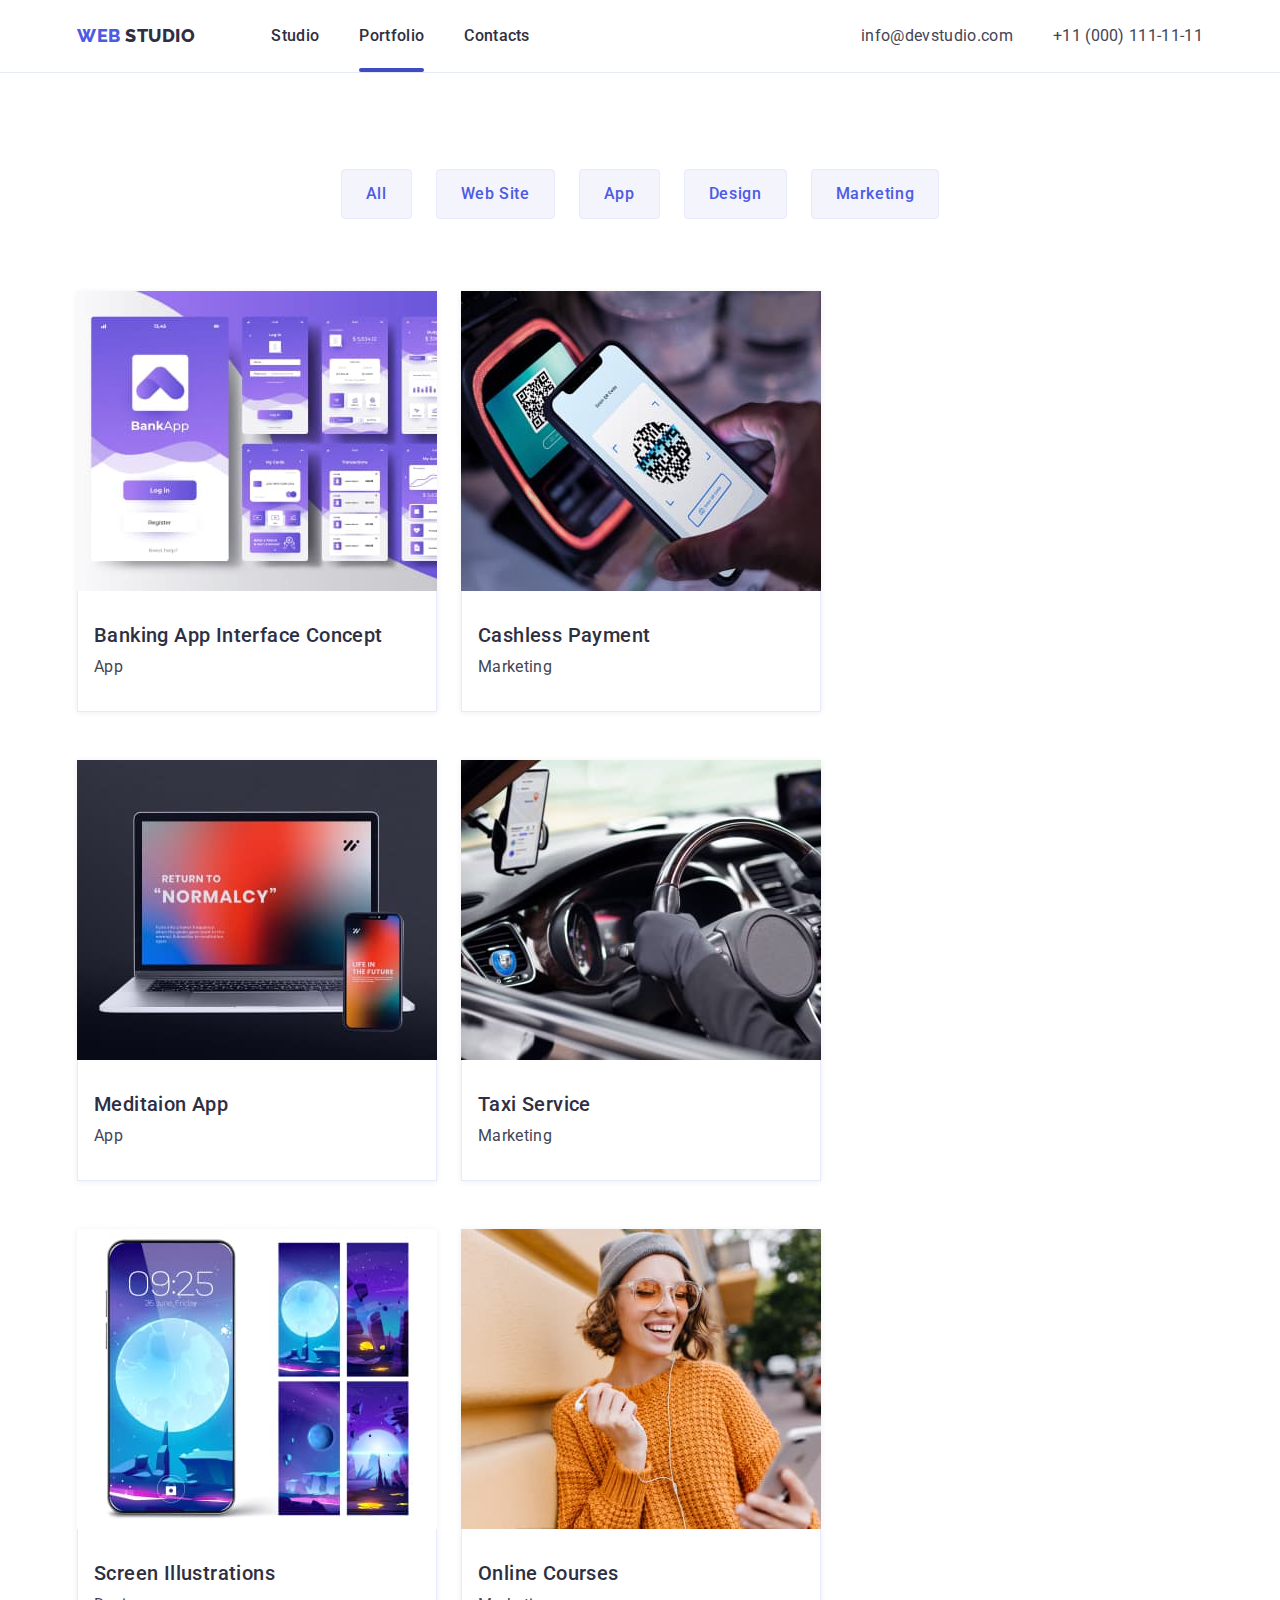
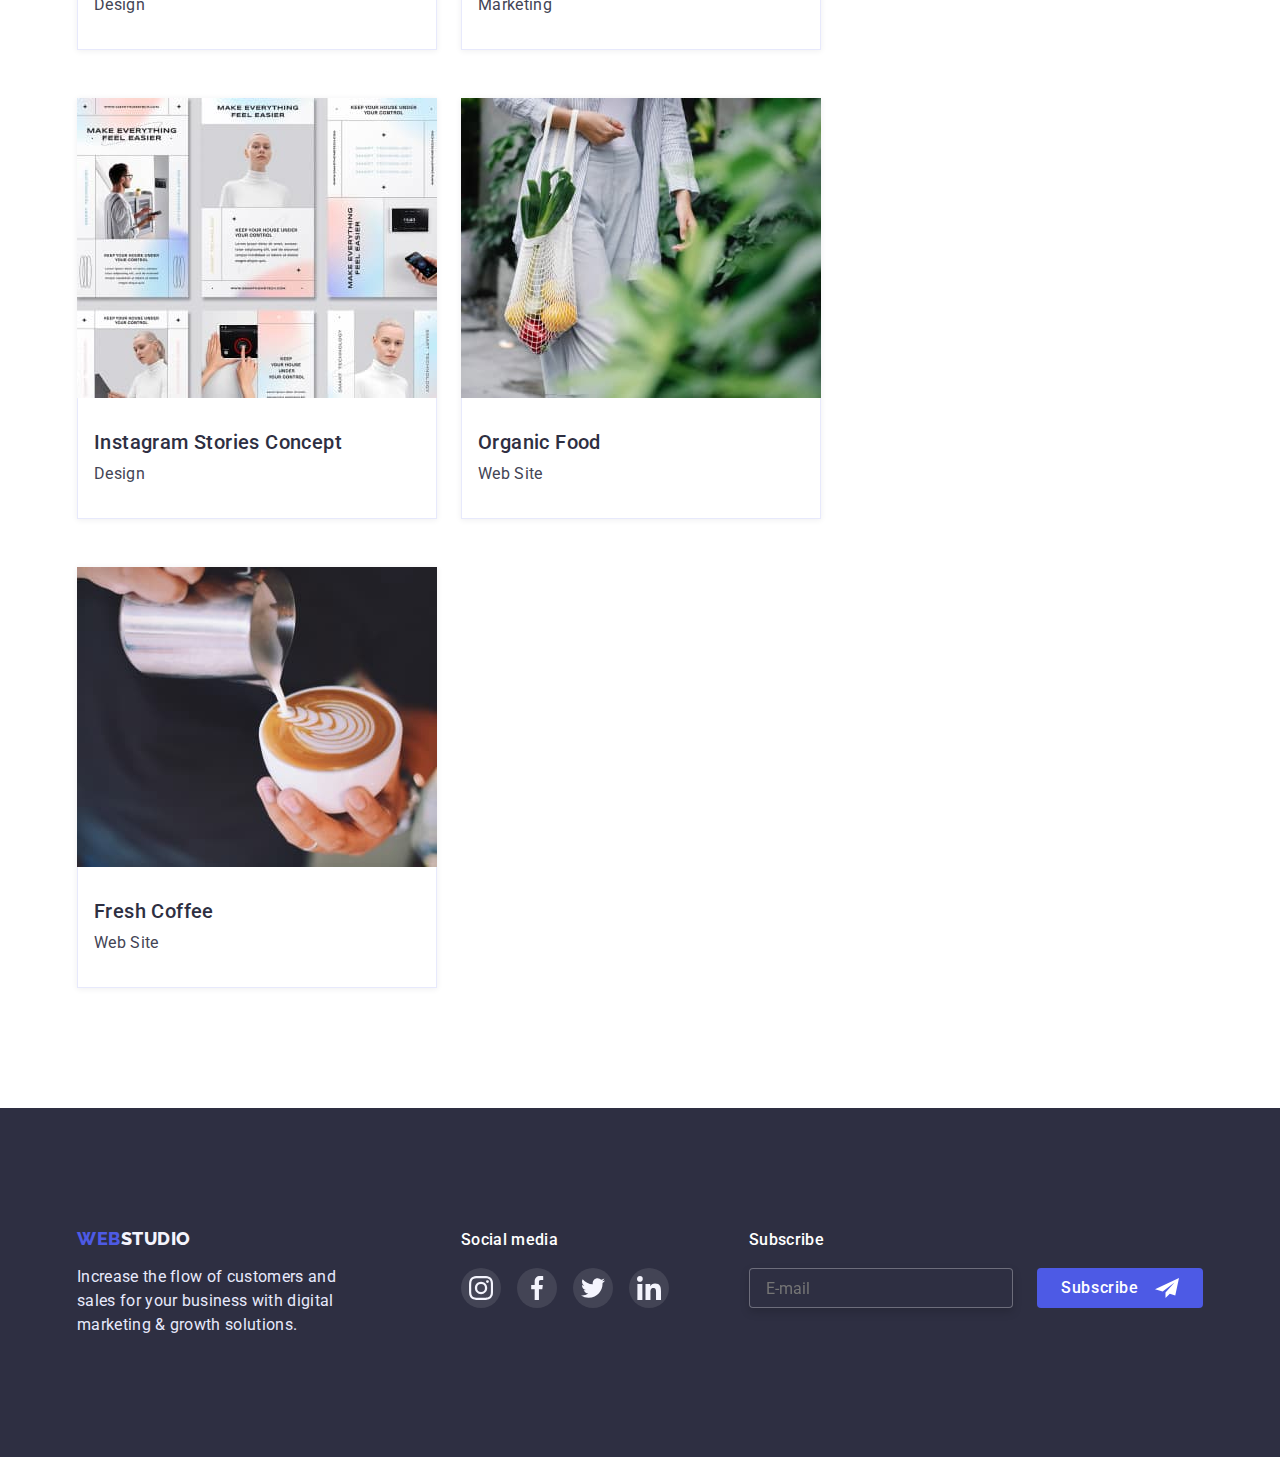
<file: portfolio.html>
<!DOCTYPE html>
<html lang="en">
  <head>
    <meta charset="UTF-8" />
    <meta http-equiv="X-UA-Compatible" content="IE=edge" />
    <meta name="viewport" content="width=device-width, initial-scale=1.0" />
    <title>WebStudio</title>
    <link rel="preconnect" href="https://fonts.googleapis.com" />
    <link rel="preconnect" href="https://fonts.gstatic.com" crossorigin />
    <link
      href="https://fonts.googleapis.com/css2?family=Raleway:wght@800&family=Roboto:wght@400;500;700;900&display=swap"
      rel="stylesheet"
    />
    <link
      rel="stylesheet"
      href="https://cdnjs.cloudflare.com/ajax/libs/modern-normalize/1.1.0/modern-normalize.min.css"
    />
    <link rel="stylesheet" href="./css/style.css" />
  </head>
  <body class="">
    <header class="header">
      <div class="container">
        <!-- Mobile menu -->
        <div class="top top-mobile">
          <a href="./index.html" class="nav-logo"
            >Web <span class="nav-logo-dark"> Studio</span>
          </a>

          <button
            class="menu-toggle js-open-menu"
            aria-expanded="false"
            aria-controls="mobile-menu"
          >
            <svg class="menu-humburger">
              <use href="./images/icons.svg#icon-hamburger"></use>
            </svg>
          </button>

          <div class="menu-container js-menu-container" id="mobile-menu">
            <button class="menu-toggle button-close js-close-menu">
              <svg class="menu-close">
                <use href="./images/icons.svg#icon-close"></use>
              </svg>
            </button>

            <nav>
              <ul class="nav-container">
                <li class="nav-list">
                  <a href="./index.html" class="nav-item">Studio</a>
                </li>
                <li class="nav-list">
                  <a href="./portfolio.html" class="nav-item">Portfolio</a>
                </li>
                <li class="nav-list">
                  <a href="#" class="nav-item">Contacts</a>
                </li>
              </ul>
            </nav>

            <div class="down-content">
              <address>
                <ul class="contacts-container">
                  <li class="contacts-list">
                    <a href="tel:+110001111111" class="contacts-item"
                      >+11 (000) 111-11-11
                    </a>
                  </li>
                  <li class="contacts-list">
                    <a
                      href="mailto:info@devstudio.com"
                      class="contacts-item mail"
                      >info@devstudio.com
                    </a>
                  </li>
                </ul>
              </address>

              <ul class="socials-container">
                <li class="socials-item">
                  <a href="#" class="socials-link">
                    <svg class="socials-icon">
                      <use href="./images/icons.svg#icon-instagram"></use>
                    </svg>
                  </a>
                </li>
                <li class="socials-item">
                  <a href="#" class="socials-link">
                    <svg class="socials-icon">
                      <use href="./images/icons.svg#icon-facebook"></use>
                    </svg>
                  </a>
                </li>
                <li class="socials-item">
                  <a href="#" class="socials-link">
                    <svg class="socials-icon">
                      <use href="./images/icons.svg#icon-twitter"></use>
                    </svg>
                  </a>
                </li>
                <li class="socials-item">
                  <a href="#" class="socials-link">
                    <svg class="socials-icon">
                      <use href="./images/icons.svg#icon-linkedin"></use>
                    </svg>
                  </a>
                </li>
              </ul>
            </div>
          </div>
        </div>
        <!-- Tablet-menu -->
        <div class="top top-tablet">
          <a href="./index.html" class="nav-logo"
            >Web <span class="nav-logo-dark"> Studio</span>
          </a>

          <nav class="nav">
            <ul class="nav-container">
              <li class="nav-list">
                <a href="./index.html" class="nav-item underline">Studio</a>
              </li>
              <li class="nav-list">
                <a href="./portfolio.html" class="nav-item">Portfolio</a>
              </li>
              <li class="nav-list">
                <a href="#" class="nav-item">Contacts</a>
              </li>
            </ul>
          </nav>

          <address class="contacts">
            <ul class="contacts-container">
              <li class="contacts-list">
                <a href="mailto:info@devstudio.com" class="contacts-item"
                  >info@devstudio.com
                </a>
              </li>
              <li class="contacts-list">
                <a href="tel:+110001111111" class="contacts-item"
                  >+11 (000) 111-11-11
                </a>
              </li>
            </ul>
          </address>
        </div>
        <!-- Desktop-menu -->
        <div class="top top-desktop">
          <nav class="nav">
            <a href="./index.html" class="nav-logo"
              >Web <span class="nav-logo-dark"> Studio</span>
            </a>

            <ul class="nav-container">
              <li class="nav-list">
                <a href="./index.html" class="nav-item">Studio</a>
              </li>
              <li class="nav-list">
                <a href="./portfolio.html" class="nav-item underline"
                  >Portfolio</a
                >
              </li>
              <li class="nav-list">
                <a href="#" class="nav-item">Contacts</a>
              </li>
            </ul>
          </nav>
          <address class="contacts">
            <ul class="contacts-container">
              <li class="contacts-list">
                <a href="mailto:info@devstudio.com" class="contacts-item"
                  >info@devstudio.com
                </a>
              </li>
              <li class="contacts-list">
                <a href="tel:+110001111111" class="contacts-item"
                  >+11 (000) 111-11-11
                </a>
              </li>
            </ul>
          </address>
        </div>
      </div>
    </header>

    <!-- Main -->
    <main>
      <section class="section portfolio-section">
        <div class="container">
          <ul class="filters-item">
            <li>
              <button type="button" class="filters-btn">All</button>
            </li>
            <li>
              <button type="button" class="filters-btn">Web Site</button>
            </li>
            <li>
              <button type="button" class="filters-btn">App</button>
            </li>
            <li>
              <button type="button" class="filters-btn">Design</button>
            </li>
            <li>
              <button type="button" class="filters-btn">Marketing</button>
            </li>
          </ul>

          <h1 class="visually-hidden">Portfolio</h1>
          <ul class="portfolio-container">
            <li class="portfolio-item">
              <a class="portfolio-item-card">
                <div class="portfolio-item-thumb">
                  <img
                    src="./images/concept.jpg"
                    alt="Banking App Interface Concept"
                    width="360"
                    height="300"
                  />
                  <div class="portfolio-item-overlay">
                    <p>
                      14 Stylish and User-Friendly App Design Concepts · Task
                      Manager App · Calorie Tracker App · Exotic Fruit Ecommerce
                      App · Cloud Storage App
                    </p>
                  </div>
                </div>
                <div class="portfolio-item-content">
                  <h2 class="portfolio-item-title">
                    Banking App Interface Concept
                  </h2>
                  <p class="portfolio-item-text">App</p>
                </div>
              </a>
            </li>
            <li class="portfolio-item">
              <a class="portfolio-item-card">
                <div class="portfolio-item-thumb">
                  <img
                    src="./images/payment.jpg"
                    alt="Cashless Payment"
                    width="360"
                    height="300"
                  />
                  <div class="portfolio-item-overlay">
                    <p>
                      14 Stylish and User-Friendly App Design Concepts · Task
                      Manager App · Calorie Tracker App · Exotic Fruit Ecommerce
                      App · Cloud Storage App
                    </p>
                  </div>
                </div>
                <div class="portfolio-item-content">
                  <h2 class="portfolio-item-title">Cashless Payment</h2>
                  <p class="portfolio-item-text">Marketing</p>
                </div>
              </a>
            </li>
            <li class="portfolio-item">
              <a class="portfolio-item-card">
                <div class="portfolio-item-thumb">
                  <img
                    src="./images/app.jpg"
                    alt="Meditaion App"
                    width="360"
                    height="300"
                  />
                  <div class="portfolio-item-overlay">
                    <p>
                      14 Stylish and User-Friendly App Design Concepts · Task
                      Manager App · Calorie Tracker App · Exotic Fruit Ecommerce
                      App · Cloud Storage App
                    </p>
                  </div>
                </div>
                <div class="portfolio-item-content">
                  <h2 class="portfolio-item-title">Meditaion App</h2>
                  <p class="portfolio-item-text">App</p>
                </div>
              </a>
            </li>
            <li class="portfolio-item">
              <a class="portfolio-item-card">
                <div class="portfolio-item-thumb">
                  <img
                    src="./images/taxi.jpg"
                    alt="Taxi Service"
                    width="360"
                    height="300"
                  />
                  <div class="portfolio-item-overlay">
                    <p>
                      14 Stylish and User-Friendly App Design Concepts · Task
                      Manager App · Calorie Tracker App · Exotic Fruit Ecommerce
                      App · Cloud Storage App
                    </p>
                  </div>
                </div>
                <div class="portfolio-item-content">
                  <h2 class="portfolio-item-title">Taxi Service</h2>
                  <p class="portfolio-item-text">Marketing</p>
                </div>
              </a>
            </li>
            <li class="portfolio-item">
              <a class="portfolio-item-card">
                <div class="portfolio-item-thumb">
                  <img
                    src="./images/screen.jpg"
                    alt="Screen Illustrations"
                    width="360"
                    height="300"
                  />
                  <div class="portfolio-item-overlay">
                    <p>
                      14 Stylish and User-Friendly App Design Concepts · Task
                      Manager App · Calorie Tracker App · Exotic Fruit Ecommerce
                      App · Cloud Storage App
                    </p>
                  </div>
                </div>
                <div class="portfolio-item-content">
                  <h2 class="portfolio-item-title">Screen Illustrations</h2>
                  <p class="portfolio-item-text">Design</p>
                </div>
              </a>
            </li>
            <li class="portfolio-item">
              <a class="portfolio-item-card">
                <div class="portfolio-item-thumb">
                  <img
                    src="./images/courses.jpg"
                    alt="Online Courses"
                    width="360"
                    height="300"
                  />
                  <div class="portfolio-item-overlay">
                    <p>
                      14 Stylish and User-Friendly App Design Concepts · Task
                      Manager App · Calorie Tracker App · Exotic Fruit Ecommerce
                      App · Cloud Storage App
                    </p>
                  </div>
                </div>
                <div class="portfolio-item-content">
                  <h2 class="portfolio-item-title">Online Courses</h2>
                  <p class="portfolio-item-text">Marketing</p>
                </div>
              </a>
            </li>
            <li class="portfolio-item">
              <a class="portfolio-item-card">
                <div class="portfolio-item-thumb">
                  <img
                    src="./images/instagram-concept.jpg"
                    alt="Instagram Stories Concept"
                    width="360"
                    height="300"
                  />
                  <div class="portfolio-item-overlay">
                    <p>
                      14 Stylish and User-Friendly App Design Concepts · Task
                      Manager App · Calorie Tracker App · Exotic Fruit Ecommerce
                      App · Cloud Storage App
                    </p>
                  </div>
                </div>
                <div class="portfolio-item-content">
                  <h2 class="portfolio-item-title">
                    Instagram Stories Concept
                  </h2>
                  <p class="portfolio-item-text">Design</p>
                </div>
              </a>
            </li>
            <li class="portfolio-item">
              <a class="portfolio-item-card">
                <div class="portfolio-item-thumb">
                  <img
                    src="./images/food.jpg"
                    alt="Organic Food"
                    width="360"
                    height="300"
                  />
                  <div class="portfolio-item-overlay">
                    <p>
                      14 Stylish and User-Friendly App Design Concepts · Task
                      Manager App · Calorie Tracker App · Exotic Fruit Ecommerce
                      App · Cloud Storage App
                    </p>
                  </div>
                </div>
                <div class="portfolio-item-content">
                  <h2 class="portfolio-item-title">Organic Food</h2>
                  <p class="portfolio-item-text">Web Site</p>
                </div>
              </a>
            </li>
            <li class="portfolio-item">
              <a class="portfolio-item-card">
                <div class="portfolio-item-thumb">
                  <img
                    src="./images/coffee.jpg"
                    alt="Fresh Coffee"
                    width="360"
                    height="300"
                  />
                  <div class="portfolio-item-overlay">
                    <p>
                      14 Stylish and User-Friendly App Design Concepts · Task
                      Manager App · Calorie Tracker App · Exotic Fruit Ecommerce
                      App · Cloud Storage App
                    </p>
                  </div>
                </div>
                <div class="portfolio-item-content">
                  <h2 class="portfolio-item-title">Fresh Coffee</h2>
                  <p class="portfolio-item-text">Web Site</p>
                </div>
              </a>
            </li>
          </ul>
        </div>
      </section>
    </main>
    <footer class="section">
      <div class="container footer-container">
        <div class="footer-container-text">
          <a href="./index.html" class="footer-logo">
            Web<span class="footer-logo-white">Studio</span>
          </a>
          <p class="footer-text">
            Increase the flow of customers and sales for your business with
            digital marketing & growth solutions.
          </p>
        </div>

        <div class="footer-socials">
          <p class="footer-socials-text">Social media</p>
          <ul class="footer-socials-container">
            <li class="footer-socials-item">
              <a href="#" class="footer-socials-link">
                <svg class="footer-socials-icon">
                  <use href="./images/icons.svg#icon-instagram"></use>
                </svg>
              </a>
            </li>
            <li class="footer-socials-item">
              <a href="#" class="footer-socials-link">
                <svg class="footer-socials-icon">
                  <use href="./images/icons.svg#icon-facebook"></use>
                </svg>
              </a>
            </li>
            <li class="footer-socials-item">
              <a href="#" class="footer-socials-link">
                <svg class="footer-socials-icon">
                  <use href="./images/icons.svg#icon-twitter"></use>
                </svg>
              </a>
            </li>
            <li class="footer-socials-item">
              <a href="#" class="footer-socials-link">
                <svg class="footer-socials-icon">
                  <use href="./images/icons.svg#icon-linkedin"></use>
                </svg>
              </a>
            </li>
          </ul>
        </div>

        <div class="footer-container-form">
          <p class="footer-socials-text">Subscribe</p>
          <form class="footer-form" autocomplete="on">
            <input
              type="email"
              name="mail"
              placeholder="E-mail"
              class="footer-mail"
            />

            <button type="submit" class="form-button">
              Subscribe
              <svg class="subscribe-icon">
                <use href="./images/icons.svg#icon-telegram"></use>
              </svg>
            </button>
          </form>
        </div>
      </div>
    </footer>
  </body>
</html>
</file>
<file: css/style.css>
:root {
  --primary-brand: #4d5ae5;
  --pressed-state: #404bbf;
  --dark: #2e2f42;
  --success: #31d0aa;
  --text: #434455;
  --subtle-text: #8e8f99;
  --accent: #e7e9fc;
  --light: #f4f4fd;
  --white: #ffffff;
  --main-gap: 24px;
  --second-gap: 48px;
  --timing-function: cubic-bezier(0.4, 0, 0.2, 1);
  --duration: 250ms;
}

body {
  font-family: 'Roboto', sans-serif;
  background-color: var(--white);
}

h1,
h2,
h3,
h4,
h5,
h6,
p,
ul {
  margin: 0;
  padding: 0;
}

a,
li {
  text-decoration: none;
  list-style-type: none;
}

button {
  cursor: pointer;
}

img {
  display: block;
  max-width: 100%;
  height: auto;
}

textarea {
  resize: none;
}

address {
  font-style: normal;
}

.container {
  max-width: 428px;
  padding-left: 16px;
  padding-right: 16px;
  margin-left: auto;
  margin-right: auto;
}

@media screen and (min-width: 768px) {
  .container {
    max-width: 768px;
  }
}

@media screen and (min-width: 1200px) {
  .container {
    max-width: 1158px;
  }
}

.section {
  padding: 96px 0;
  max-width: 100%;
}

@media screen and (min-width: 1200px) {
  .section {
    padding: 120px 0;
  }
}

.visually-hidden {
  position: absolute;
  width: 1px;
  height: 1px;
  margin: -1px;
  border: 0;
  padding: 0;
  white-space: nowrap;
  clip-path: inset(100%);
  clip: rect(0 0 0 0);
  overflow: hidden;
}

/* Header */
.header {
  background-color: var(--white);
  border-bottom: 1px solid var(--accent);
}

/* Navbar */
.nav-logo {
  padding: 24px 0;
  font-family: 'Raleway';
  font-weight: 800;
  font-size: 18px;
  line-height: 21px;
  display: block;
  align-items: center;
  letter-spacing: 0.03em;
  text-transform: uppercase;
  color: var(--primary-brand);
}
.nav-logo-dark {
  color: var(--dark);
}

/* Mobile */
.menu-humburger {
  display: block;
  stroke: #2e2f42;
  width: 32px;
  height: 22px;
}

.modal-menu {
  display: none;
}

.menu-toggle {
  display: flex;
  align-items: center;
  justify-content: center;

  background-color: transparent;
  cursor: pointer;
  border: none;
  outline: none;
}

.menu-close {
  width: 8px;
  height: 8px;
}

.button-close {
  padding: 8px;
  border-radius: 50%;
  background-color: #e7e9fc;
  border: 1px solid rgba(0, 0, 0, 0.1);
}

@media screen and (min-width: 768px) {
  .menu-toggle {
    display: none;
  }
}

.menu-container {
  position: fixed;
  top: 0;
  left: 0;
  width: 100vw;
  height: 100vh;
  padding: 40px;
  padding-top: 80px;
  background-color: #ffffff;
  box-shadow: 0px 2px 1px rgba(46, 47, 66, 0.08),
    0px 1px 1px rgba(46, 47, 66, 0.16), 0px 1px 6px rgba(46, 47, 66, 0.08);
  z-index: 2;

  transform: translateY(-100%);
  transition: transform 250ms ease-in-out;
}

.menu-container.is-open {
  transform: translateY(0);
}

.menu-container .menu-toggle {
  position: absolute;
  top: 16px;
  right: 16px;
  color: #fff;
}

.mobile-menu .link {
  display: block;
}

.down-content {
  position: absolute;
  bottom: 40px;
  left: 40px;
  width: auto;
}

/* Socials */
.socials-container {
  display: flex;

  gap: 56px;
}

.socials-item {
  width: 40px;
  height: 40px;
}

.socials-link {
  display: flex;
  justify-content: center;
  align-items: center;
  width: 100%;
  height: 100%;
  background-color: var(--primary-brand);
  border-radius: 50%;
  fill: var(--light);

  transition: background-color var(--duration) var(--timing-function);
}

.socials-icon {
  width: 24px;
  height: 24px;
}

.socials-link:hover,
.socials-link:focus {
  background-color: var(--pressed-state);
}

/* General-nav */
.top {
  display: flex;
  justify-content: space-between;
}

.nav-container {
  display: flex;
  flex-direction: column;

  gap: 40px;
}

.nav-item {
  position: relative;
  display: block;
  font-weight: 700;
  font-size: 36px;
  line-height: 40px;
  letter-spacing: 0.02em;
  text-transform: capitalize;
  color: var(--dark);

  transition: color var(--duration) var(--timing-function);
}

.nav-item:hover,
.nav-item:active {
  color: var(--pressed-state);
}

/* Contacts */
.contacts-container {
  display: flex;
  flex-direction: column;
  gap: 40px;
  margin-bottom: 48px;
}

.contacts-item {
  font-weight: 600;
  font-size: 36px;
  line-height: 40px;
  text-transform: capitalize;
  color: var(--pressed-state);

  transition: color var(--duration) var(--timing-function);
}

.contacts-item.mail {
  font-weight: 500;
  font-size: 20px;
  line-height: 24px;
  letter-spacing: 0.02em;
  color: #434455;
  text-transform: none;
}

.contacts-item:hover,
.contacts-item:focus {
  color: var(--pressed-state);
}

@media screen and (max-width: 427px) {
  .socials-container {
    justify-content: space-between;
    width: 77vw;
    gap: 0;
  }

  .contacts-item {
    font-size: 8.41vw;
  }

  .nav-item {
    font-size: 8.41vw;
  }

  .contacts-item.mail {
    font-size: 4.6vw;
  }
}

@media screen and (max-width: 767px) {
  .top-tablet {
    display: none;
  }

  .top-desktop {
    display: none;
  }
}

/* Tablet */
@media screen and (min-width: 768px) {
  .top-mobile {
    display: none;
  }

  .nav-container {
    flex-direction: row;
  }

  .nav-item {
    font-weight: 500;
    font-size: 16px;
    line-height: 24px;

    padding-top: 24px;
    padding-bottom: 24px;
  }

  .contacts-container {
    gap: 4px;
    margin-bottom: 0;
    margin-top: 24px;
  }

  .contacts-item {
    display: block;
    font-weight: 400;
    font-size: 12px;
    line-height: 16px;
    letter-spacing: 0.04em;
    text-transform: none;
    color: #434455;
  }

  .nav-list {
    position: relative;
  }

  .underline::after {
    position: absolute;
    display: block;
    content: '';
    background-color: var(--pressed-state);
    height: 4px;
    width: 100%;
    left: 0;
    bottom: 0;
    border-radius: 2px;
  }
}

/* Desktop */
@media screen and (max-width: 1199px) {
  .top-desktop {
    display: none;
  }
}

@media screen and (min-width: 1200px) {
  .nav-logo {
    line-height: 24px;
    margin-right: 76px;
  }

  .top-tablet {
    display: none;
  }

  .nav {
    display: flex;
  }

  .contacts-container {
    flex-direction: row;
    gap: 40px;
  }

  .contacts-item {
    display: block;
    font-size: 16px;
    line-height: 24px;
    letter-spacing: 0.02em;
    color: var(--text);
  }
}

/* Hero */
.hero {
  padding: 112px 0;
  background-color: var(--dark);
  text-align: center;
  background-image: linear-gradient(
      rgba(46, 47, 66, 0.7),
      rgba(46, 47, 66, 0.7)
    ),
    url(../images/people-office-428.jpg);
  background-position: center;
  background-repeat: no-repeat;
  background-size: cover;
  margin: 0 auto;
}

.hero-title {
  font-weight: 700;
  font-size: 36px;
  line-height: 40px;
  text-align: center;
  letter-spacing: 0.02em;
  text-transform: capitalize;
  color: var(--white);

  margin-bottom: 72px;
}

.hero-btn {
  padding: 16px 32px;
  background-color: var(--primary-brand);
  box-shadow: 0px 4px 4px rgba(0, 0, 0, 0.15);
  border-radius: 4px;
  margin: 0 auto;
  border: 0;
  /* text */
  font-weight: 500;
  font-size: 16px;
  line-height: 24px;
  letter-spacing: 0.04em;
  color: var(--white);

  transition: background-color var(--duration) var(--timing-function),
    box-shadow var(--duration) var(--timing-function);
}

.hero-btn:hover,
.hero-btn:focus {
  background-color: var(--pressed-state);
  box-shadow: 0px 4px 4px rgba(0, 0, 0, 0.15);
}

@media (min-device-pixel-ratio: 2),
  (-webkit-min-device-pixel-ratio: 2),
  (-o-min-device-pixel-ratio: 2/1),
  (min-resolution: 192dpi),
  (min-resolution: 2dppx) {
  .hero {
    background-image: linear-gradient(
        rgba(46, 47, 66, 0.7),
        rgba(46, 47, 66, 0.7)
      ),
      url('../images/people-office-428@2x.jpg');
  }
}

/* Tablet */
@media screen and (min-width: 768px) {
  .hero {
    background-image: linear-gradient(
        rgba(46, 47, 66, 0.7),
        rgba(46, 47, 66, 0.7)
      ),
      url('../images/people-office-768.jpg');
    padding-top: 112px;
    padding-bottom: 108px;
    background-size: cover;
  }

  .hero-title {
    font-size: 56px;
    line-height: 60px;
    text-align: center;
    letter-spacing: 0.02em;

    margin-bottom: 40px;
  }

  .hero-btn {
    padding: 16px 32px;
    background-color: var(--primary-brand);
    box-shadow: 0px 4px 4px rgba(0, 0, 0, 0.15);
    border-radius: 4px;
    margin: 0 auto;
    border: 0;
    /* text */
    font-weight: 500;
    font-size: 16px;
    line-height: 24px;
    letter-spacing: 0.04em;
    color: var(--white);

    transition: background-color var(--duration) var(--timing-function),
      box-shadow var(--duration) var(--timing-function);
  }
}
/* Desktop */
@media screen and (min-width: 1200px) {
  .hero {
    background-image: linear-gradient(
        rgba(46, 47, 66, 0.7),
        rgba(46, 47, 66, 0.7)
      ),
      url('../images/people-office-1440.jpg');
    padding: 188px 0;
    background-size: cover;
    max-width: 1440px;
  }

  .hero-title {
    margin-bottom: 48px;
  }
}

/* About us */
.about-us-container {
  display: flex;
  flex-wrap: wrap;

  row-gap: 72px;
}

.about-us-item {
  width: 396px;
}

.about-us-thumb {
  display: none;
}

.about-us-item-title {
  font-weight: 700;
  font-size: 36px;
  line-height: 40px;
  text-align: center;
  letter-spacing: 0.02em;
  text-transform: capitalize;
  color: var(--dark);
  margin-bottom: 8px;
}

.about-us-item-text {
  font-weight: 700;
  font-size: 16px;
  line-height: 24px;
  letter-spacing: 0.02em;
  color: var(--text);
}

@media screen and (min-width: 768px) {
  .about-us-container {
    column-gap: 24px;
  }

  .about-us-item {
    display: block;
    width: 356px;
  }

  .about-us-item-text {
    font-weight: 500;
  }
}

@media screen and (min-width: 1200px) {
  .about-us-container {
    flex-wrap: nowrap;
  }
  .about-us-item {
    width: 264px;
  }

  .about-us-thumb {
    display: flex;
    justify-content: center;
    align-items: center;
    background-color: var(--light);
    border-radius: 4px;
    width: 264px;
    height: 112px;
  }

  .about-us-icon {
    width: 64px;
    height: 64px;
  }

  .about-us-item-title {
    font-weight: 500;
    font-size: 20px;
    line-height: 24px;
  }

  .about-us-item-text {
    font-weight: 400;
  }
}

/* We doing */
.we-doing {
  display: none;
  padding-top: 0;
}
.we-doing-title {
  font-weight: 700;
  font-size: 36px;
  line-height: 40px;
  text-align: center;
  letter-spacing: 0.02em;
  text-transform: capitalize;
  color: var(--dark);
  margin-bottom: 72px;
}

.we-doing-container {
  display: flex;
  justify-content: center;
  gap: var(--main-gap);
}

@media screen and (min-width: 1200px) {
  .we-doing {
    display: block;
  }
}

/* Our Team */
.team {
  background-color: var(--light);
  padding-bottom: 128px;
}

.team-title {
  font-weight: 700;
  font-size: 36px;
  line-height: 40px;
  text-align: center;
  letter-spacing: 0.02em;
  text-transform: capitalize;
  color: var(--dark);
  margin-bottom: 72px;
}

.team-container {
  display: flex;
  flex-wrap: wrap;
  justify-content: center;

  row-gap: 72px;
}

.team-item {
  width: 264px;

  background-color: var(--white);
  box-shadow: 0px 1px 6px rgba(46, 47, 66, 0.08),
    0px 1px 1px rgba(46, 47, 66, 0.16), 0px 2px 1px rgba(46, 47, 66, 0.08);
  border-radius: 0px 0px 4px 4px;
}

.team-content {
  padding: 32px 16px;
  text-align: center;
}

.team-content-title {
  font-weight: 500;
  font-size: 20px;
  line-height: 24px;
  letter-spacing: 0.02em;
  color: var(--dark);
  margin-bottom: 8px;
}

.team-content-text {
  font-size: 16px;
  line-height: 24px;
  letter-spacing: 0.02em;
  color: var(--text);
  margin-bottom: 8px;
}

.team-socials-container {
  display: flex;

  padding: 0px;
  gap: 24px;
}

.team-socials-item {
  width: 40px;
  height: 40px;
}

.team-socials-link {
  display: flex;
  justify-content: center;
  align-items: center;
  width: 100%;
  height: 100%;
  background-color: var(--primary-brand);
  border-radius: 50%;
  fill: var(--light);

  transition: background-color var(--duration) var(--timing-function);
}

.team-socials-icon {
  width: 16px;
  height: 16px;
}

.team-socials-link:hover,
.team-socials-link:focus {
  background-color: var(--pressed-state);
}

@media screen and (min-width: 768px) {
  .team {
    padding-bottom: 104px;
  }

  .team-container {
    column-gap: 24px;
    row-gap: 64px;
  }
}

@media screen and (min-width: 1200px) {
  .team-container {
    flex-wrap: nowrap;
  }
}

/* Customers */
.customers-title {
  font-weight: 700;
  font-size: 36px;
  line-height: 40px;
  text-align: center;
  letter-spacing: 0.02em;
  text-transform: capitalize;
  color: var(--dark);
  margin-bottom: 72px;
}

.customers-container {
  display: flex;
  flex-wrap: wrap;
  justify-content: center;

  column-gap: 16px;
  row-gap: 72px;
}

.customers-item {
  width: 190px;
  height: 88px;
}

.customers-link {
  display: flex;
  justify-content: center;
  align-items: center;
  width: 100%;
  height: 100%;
  fill: var(--subtle-text);
  border: 1px solid var(--subtle-text);
  border-radius: 4px;

  transition: border var(--duration) var(--timing-function),
    fill var(--duration) var(--timing-function);
}

.customers-icon {
  width: 104px;
  height: 56px;
}

.customers-link:hover,
.customers-link:focus {
  border: 1px solid var(--pressed-state);
  fill: var(--pressed-state);
}

@media screen and (min-width: 768px) {
  .customers-container {
    display: flex;
    flex-wrap: wrap;
    column-gap: 24px;
    row-gap: 72px;
  }

  .customers-item {
    width: 168px;
    height: 88px;
  }
}

@media screen and (min-width: 1200px) {
  .customers-container {
    flex-wrap: nowrap;
  }
}

/* Footer */
footer {
  background-color: var(--dark);
}

.footer-container {
  display: flex;
  flex-wrap: wrap;
  justify-content: center;

  row-gap: 72px;
}

.footer-text {
  font-size: 16px;
  line-height: 24px;
  letter-spacing: 0.02em;
  color: var(--accent);
  width: 264px;
  text-align: left;
}

.footer-logo {
  display: block;
  text-align: center;
  font-family: 'Raleway';
  font-weight: 800;
  font-size: 18px;
  line-height: 21px;
  letter-spacing: 0.03em;
  text-transform: uppercase;
  color: var(--primary-brand);
  margin-bottom: 16px;
}

.footer-logo-white {
  color: var(--light);
}

.footer-socials-text {
  text-align: center;
  font-weight: 500;
  font-size: 16px;
  line-height: 24px;
  letter-spacing: 0.02em;
  color: var(--white);
  margin-bottom: 16px;
}

.footer-socials-container {
  display: flex;
  gap: 16px;
}

.footer-socials-item {
  width: 40px;
  height: 40px;
}

.footer-socials-link {
  display: flex;
  justify-content: center;
  align-items: center;
  width: 100%;
  height: 100%;
  fill: var(--light);
  background-color: rgba(255, 255, 255, 0.1);
  border-radius: 50%;

  transition: background-color var(--duration) var(--timing-function);
}

.footer-socials-icon {
  width: 24px;
  height: 24px;
}

.footer-socials-link:hover,
.footer-socials-link:focus {
  background-color: var(--success);
}

.footer-form {
  gap: 24px;
}

.footer-mail {
  border: 1px solid rgba(255, 255, 255, 0.3);
  filter: drop-shadow(0px 4px 4px rgba(0, 0, 0, 0.15));
  border-radius: 4px;
  background-color: var(--dark);
  height: 40px;
  width: 396px;

  padding: 8px 16px;
  margin-bottom: 16px;
}

@media screen and (max-width: 428px) {
  .footer-mail {
    width: 100%;
  }
}

.form-button {
  margin-left: auto;
  margin-right: auto;
  display: flex;
  justify-content: center;
  align-items: center;
  font-weight: 500;
  font-size: 16px;
  line-height: 24px;

  text-align: center;
  letter-spacing: 0.04em;

  color: var(--white);

  padding: 8px 24px;
  gap: 16px;
  background-color: var(--primary-brand);
  border-radius: 4px;
  border: none;
  transition: background-color var(--duration) var(--timing-function);
}

.form-button:focus,
.form-button:hover {
  background-color: var(--pressed-state);
}

.subscribe-icon {
  margin: 0;
  padding: 0;
  width: 24px;
  height: 24px;
  fill: var(--white);
}

@media screen and (min-width: 768px) {
  .footer-container {
    justify-content: start;
    column-gap: 24px;
    padding-left: 108px;
  }

  .footer-form {
    display: flex;
  }

  .footer-mail {
    width: 264px;
    margin: 0;
  }

  .footer-logo {
    text-align: left;
  }

  .footer-socials-text {
    text-align: left;
  }
}

@media screen and (min-width: 1200px) {
  .footer-container {
    display: flex;
    flex-direction: row;
    flex-wrap: nowrap;
    padding-left: 16px;
    gap: 0;
  }

  .footer-container-text {
    margin-right: 120px;
  }

  .footer-socials {
    margin-right: 80px;
  }

  .form-button {
    margin: 0;
  }
}

/*================ Portfolio.html ==============*/
.portfolio-section {
  padding-top: 96px;
}

/* Buttons */
.filters-item {
  display: flex;
  flex-direction: row;
  align-items: flex-start;
  gap: var(--main-gap);
  justify-content: center;
  margin-bottom: 72px;
}

.filters-btn {
  justify-content: center;
  padding: 12px 24px;
  background-color: var(--light);
  border: 1px solid var(--accent);
  border-radius: 4px;
  /* Button Text */
  font-weight: 500;
  font-size: 16px;
  line-height: 24px;
  text-align: center;
  letter-spacing: 0.04em;
  color: var(--primary-brand);

  transition: border var(--duration) var(--timing-function),
    background-color var(--duration) var(--timing-function),
    box-shadow var(--duration) var(--timing-function),
    color var(--duration) var(--timing-function);
}

.filters-btn:hover,
.filters-btn:focus {
  background-color: var(--pressed-state);
  box-shadow: 0px 3px 1px rgba(0, 0, 0, 0.1), 0px 2px 1px rgba(0, 0, 0, 0.08),
    0px 2px 2px rgba(0, 0, 0, 0.12);
  border: 1px solid var(--pressed-state);
  color: var(--white);
}

/* Portfolio */
.portfolio-container {
  display: flex;
  flex-wrap: wrap;

  column-gap: var(--main-gap);
  row-gap: var(--second-gap);
}

.portfolio-item-card {
  display: block;
  background-color: var(--white);
  box-shadow: 0px 1px 6px rgba(46, 47, 66, 0.08);

  transition: box-shadow var(--duration) var(--timing-function);
}

.portfolio-item-card:hover,
.portfolio-item-card:focus {
  box-shadow: 0px 1px 6px rgba(46, 47, 66, 0.08),
    0px 1px 1px rgba(46, 47, 66, 0.16), 0px 2px 1px rgba(46, 47, 66, 0.08);
}

.portfolio-item-thumb {
  position: relative;
  overflow: hidden;
}

.portfolio-item-overlay {
  position: absolute;
  display: block;
  top: 0;
  left: 0;
  width: 100%;
  height: 100%;
  background-color: var(--primary-brand);

  font-size: 16px;
  line-height: 24px;
  letter-spacing: 0.02em;
  color: var(--light);
  padding: 0 32px;
  padding-top: 40px;

  transform: translateY(100%);
  transition: transform var(--duration) var(--timing-function);
}

.portfolio-item-card:hover .portfolio-item-overlay {
  transform: translateY(0);
}

.portfolio-item-content {
  padding: 32px 16px;
  border-bottom: 1px solid var(--accent);
  border-left: 1px solid var(--accent);
  border-right: 1px solid var(--accent);
}

.portfolio-item-title {
  font-weight: 500;
  font-size: 20px;
  line-height: 24px;
  letter-spacing: 0.02em;
  color: var(--dark);

  margin-bottom: 8px;
}

.portfolio-item-text {
  font-size: 16px;
  line-height: 24px;
  letter-spacing: 0.02em;
  color: var(--text);
  text-align: left;
}

.backdrop {
  position: fixed;
  top: 0;
  left: 0;
  width: 100%;
  height: 100%;
  visibility: visible;
  padding: 16px;

  background-color: rgba(46, 47, 66, 0.4);

  opacity: 1;
  transition: opacity var(--duration) var(--timing-function);
}

.is-hidden {
  visibility: hidden;
  opacity: 0;
  pointer-events: none;
}

.backdrop.is-hidden .modal {
  transform: translate(-50%, -50%) scale(1.1);
}

.modal {
  position: absolute;
  top: 50%;
  left: 50%;
  padding: 72px 24px;
  padding-bottom: 24px;
  visibility: visible;
  width: 90vw;

  background: #fcfcfc;
  box-shadow: 0px 1px 1px rgba(0, 0, 0, 0.14), 0px 1px 3px rgba(0, 0, 0, 0.12),
    0px 2px 1px rgba(0, 0, 0, 0.2);
  border-radius: 4px;

  transform: translate(-50%, -50%) scale(1);
  transition: transform var(--duration) var(--timing-function);
}

@media screen and (min-width: 428px) {
  .modal {
    width: 392px;
  }
}

@media screen and (min-width: 768px) {
  .modal {
    padding-left: 16px;
    padding-right: 16px;
  }
}

.modal-btn {
  display: flex;
  position: absolute;
  top: 24px;
  right: 24px;
  width: 24px;
  height: 24px;
  justify-content: center;
  align-items: center;

  border-radius: 50%;
  background-color: var(--accent);
  border: 1px solid rgba(0, 0, 0, 0.1);
  fill: #000000;

  transition: background-color var(--duration) var(--timing-function),
    fill var(--duration) var(--timing-function);
}

.modal-icon {
  width: 8px;
  height: 8px;
}

.modal-btn:hover,
.modal-btn:focus {
  background-color: var(--pressed-state);
  fill: #ffffff;
}

/* Modal form */
.modal-text {
  display: inline-block;
  font-weight: 500;
  font-size: 16px;
  line-height: 24px;
  text-align: center;
  letter-spacing: 0.02em;
  color: var(--dark);

  margin-bottom: 16px;
}

.modal-form-item {
  position: relative;
  display: block;
  margin-bottom: 8px;
}

.modal-form-item:last-child {
  margin-bottom: 16px;
}

.modal-label-text {
  display: block;
  font-size: 12px;
  line-height: 14px;
  letter-spacing: 0.01em;
  color: var(--subtle-text);

  margin-bottom: 4px;
}

.label-name {
  line-height: 16px;
  letter-spacing: 0.04em;
}

.modal-input {
  border: 1px solid rgba(33, 33, 33, 0.2);
  border-radius: 4px;
  width: 100%;
  height: 40px;

  font-size: 14px;
  line-height: 16px;
  letter-spacing: 0.04em;

  padding: 8px 16px;
  padding-left: 38px;

  transition: outline-color var(--duration) var(--timing-function);
}

.modal-input:last-child {
  padding-left: 16px;
}

.modal-input:focus {
  outline-color: var(--primary-brand);
}

.modal-input-icon {
  position: absolute;
  top: 50%;
  left: 16px;

  height: 18px;
  width: 18px;
  fill: var(--dark);
  transition: fill var(--duration) var(--timing-function);
}

.modal-input:focus + .modal-input-icon {
  fill: var(--primary-brand);
}

.modal-textarea {
  height: 120px;
}

.modal-form-item textarea::placeholder {
  font-size: 12px;
  line-height: 16px;
  letter-spacing: 0.04em;
  color: rgba(117, 117, 117, 0.5);
}

.label-privacy {
  display: flex;
  align-items: center;
  margin-bottom: 24px;
}

.input-privacy {
  position: absolute;
}

.check-icon {
  display: inline-block;
  width: 16px;
  height: 16px;
  background-color: var(--white);
  border: 1.25px solid #2e2f42;
  border-radius: 2px;
  margin-right: 8px;
}

.input-privacy:checked + .check-icon {
  border-color: var(--pressed-state);
  background-color: var(--pressed-state);
  background-image: url(../images/vector.svg);
  background-position: center;
  background-repeat: no-repeat;
  background-origin: border-box;
}

.modal-label-text-privacy {
  font-size: 12px;
  line-height: 16px;
  letter-spacing: 0.04em;
  color: #757575;
}

.privacy-link {
  text-decoration-line: underline;
  color: var(--primary-brand);
  margin-left: 1px;
}

.btn-submit {
  width: 169px;
  height: 56px;
  padding: 16px 32px;
  background-color: var(--primary-brand);
  box-shadow: 0px 4px 4px rgba(0, 0, 0, 0.15);
  border-radius: 4px;
  border: none;

  font-weight: 500;
  font-size: 16px;
  line-height: 24px;
  display: flex;
  align-items: center;
  justify-content: center;
  text-align: center;
  letter-spacing: 0.04em;
  color: var(--white);

  margin-right: auto;
  margin-left: auto;
}
</file>
